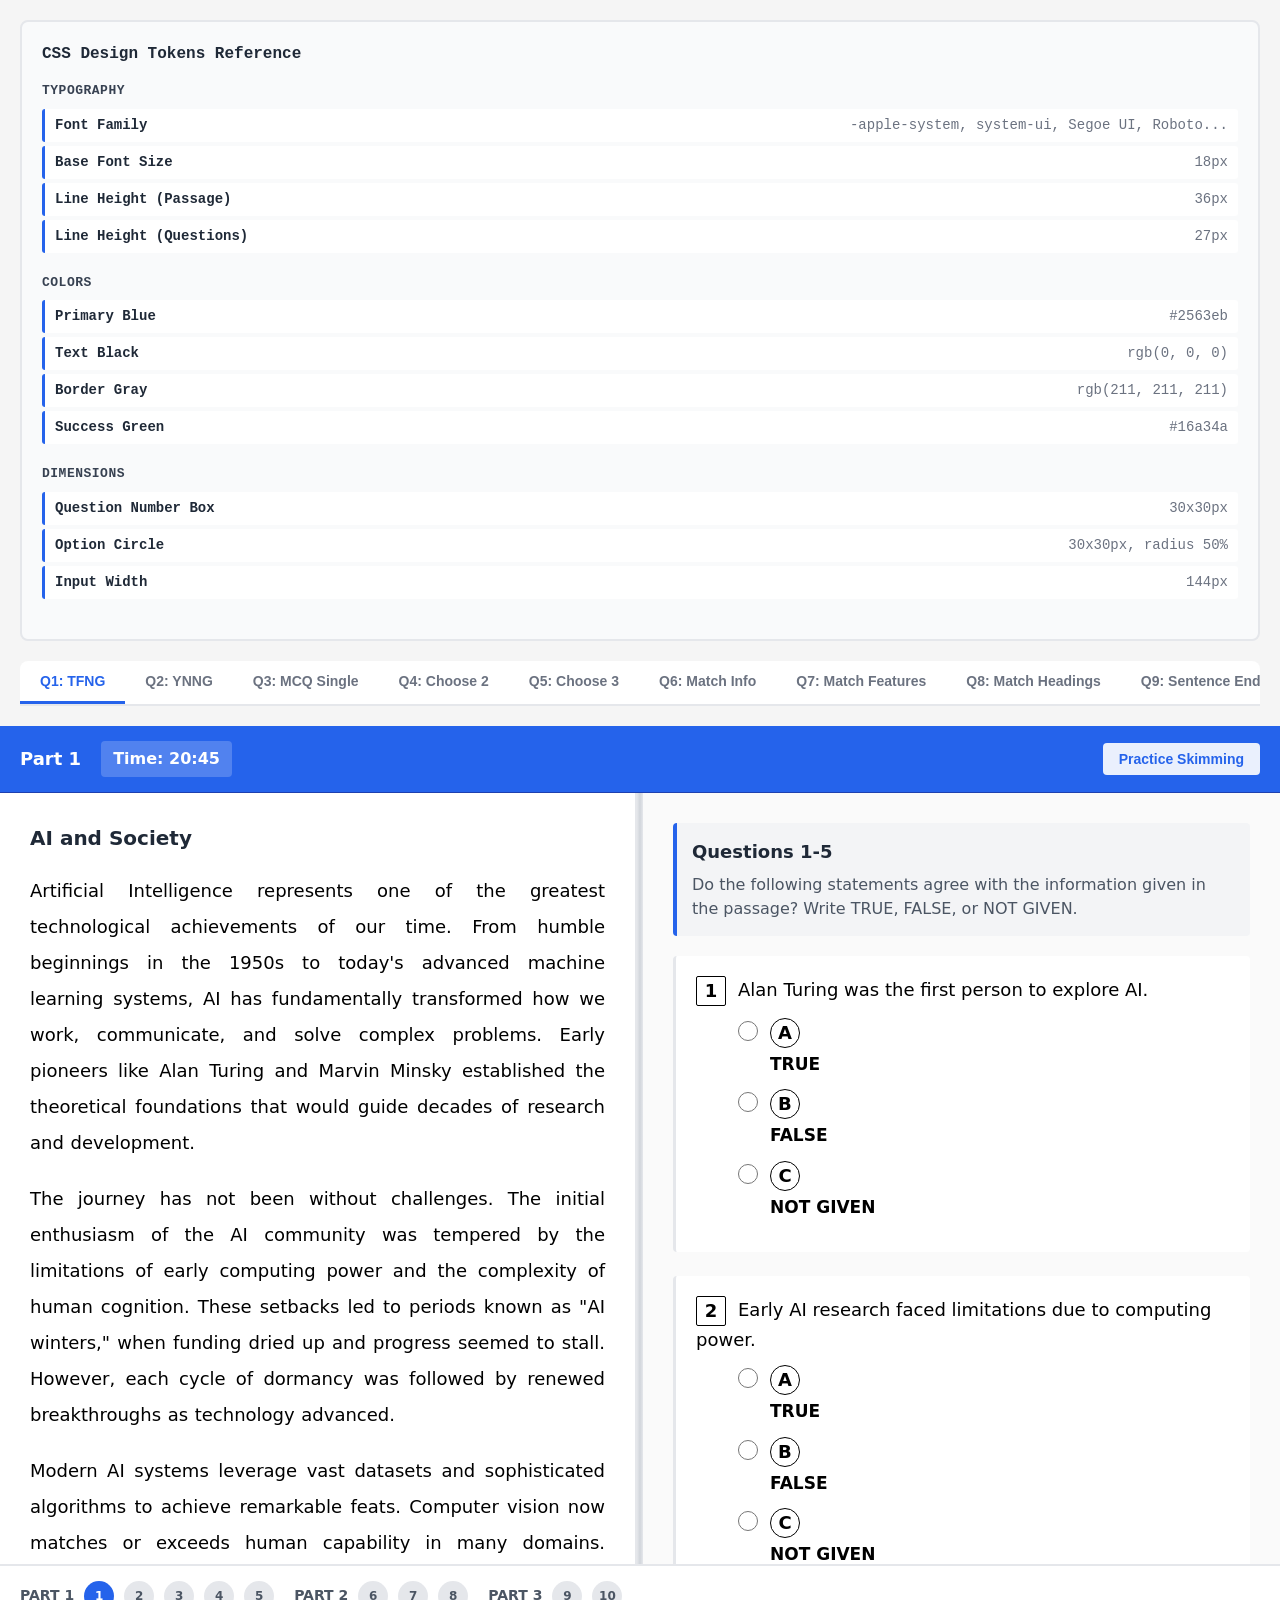
<file: ScoreMate_Question_Types_Visual_Reference.html>
<!DOCTYPE html>
<html lang="en">
<head>
    <meta charset="UTF-8">
    <meta name="viewport" content="width=device-width, initial-scale=1.0">
    <title>ScoreMate IELTS Reading Question Types - Visual Design Reference</title>
    <style>
        /* ============================================
           RESET & BASE STYLES
           ============================================ */
        * {
            margin: 0;
            padding: 0;
            box-sizing: border-box;
        }

        body {
            font-family: -apple-system, "system-ui", "Segoe UI", Roboto, "Oxygen-Sans", Ubuntu, Cantarell, "Helvetica Neue", sans-serif;
            font-size: 18px;
            line-height: 1.5;
            color: rgb(0, 0, 0);
            background-color: #f5f5f5;
        }

        /* ============================================
           DESIGN TOKENS REFERENCE
           ============================================ */
        .design-tokens-panel {
            background: #f9fafb;
            border: 2px solid #e5e7eb;
            border-radius: 8px;
            padding: 20px;
            margin: 20px;
            font-family: "Courier New", monospace;
            font-size: 14px;
        }

        .design-tokens-panel h3 {
            font-size: 16px;
            font-weight: 700;
            margin-bottom: 15px;
            color: #1f2937;
        }

        .token-group {
            margin-bottom: 20px;
        }

        .token-group h4 {
            font-size: 13px;
            font-weight: 600;
            color: #374151;
            margin-bottom: 8px;
            text-transform: uppercase;
            letter-spacing: 0.5px;
        }

        .token-item {
            display: flex;
            justify-content: space-between;
            padding: 6px 10px;
            background: white;
            margin-bottom: 4px;
            border-radius: 3px;
            border-left: 3px solid #2563eb;
        }

        .token-key {
            font-weight: 600;
            color: #1f2937;
        }

        .token-value {
            color: #6b7280;
        }

        /* ============================================
           TAB NAVIGATION
           ============================================ */
        .tabs-container {
            background: white;
            border-bottom: 2px solid #e5e7eb;
            margin: 20px;
            border-radius: 8px 8px 0 0;
            overflow-x: auto;
        }

        .tabs-list {
            display: flex;
            list-style: none;
            padding: 0;
            margin: 0;
            gap: 0;
        }

        .tab-button {
            padding: 12px 20px;
            background: transparent;
            border: none;
            cursor: pointer;
            font-size: 14px;
            font-weight: 600;
            color: #6b7280;
            border-bottom: 3px solid transparent;
            transition: all 0.3s ease;
            white-space: nowrap;
        }

        .tab-button:hover {
            color: #2563eb;
            background: #f9fafb;
        }

        .tab-button.active {
            color: #2563eb;
            border-bottom-color: #2563eb;
        }

        /* ============================================
           SPLIT-PANEL LAYOUT
           ============================================ */
        .container {
            display: flex;
            flex-direction: column;
            height: 100vh;
            background: white;
        }

        .header-bar {
            background: #2563eb;
            color: white;
            padding: 15px 20px;
            display: flex;
            justify-content: space-between;
            align-items: center;
            font-weight: 700;
            font-size: 18px;
            flex-shrink: 0;
            border-bottom: 1px solid #1e40af;
        }

        .header-left {
            display: flex;
            gap: 20px;
            align-items: center;
        }

        .header-timer {
            font-size: 16px;
            background: rgba(255, 255, 255, 0.2);
            padding: 6px 12px;
            border-radius: 4px;
        }

        .header-button {
            background: rgba(255, 255, 255, 0.9);
            color: #2563eb;
            border: none;
            padding: 8px 16px;
            border-radius: 4px;
            font-weight: 600;
            cursor: pointer;
            font-size: 14px;
            transition: background 0.3s ease;
        }

        .header-button:hover {
            background: white;
        }

        .panels-wrapper {
            display: flex;
            flex: 1;
            overflow: hidden;
            gap: 0;
        }

        .panel-left {
            width: 50%;
            overflow-y: auto;
            overflow-x: hidden;
            padding: 30px;
            background: white;
            border-right: 2px solid #e5e7eb;
        }

        .panel-divider {
            width: 6px;
            background: linear-gradient(90deg, #e5e7eb 0%, #d1d5db 50%, #e5e7eb 100%);
            cursor: col-resize;
            transition: background 0.3s ease;
        }

        .panel-divider:hover {
            background: linear-gradient(90deg, #2563eb 0%, #1e40af 50%, #2563eb 100%);
        }

        .panel-right {
            width: 50%;
            overflow-y: auto;
            overflow-x: hidden;
            padding: 30px;
            background: #fafafa;
        }

        /* ============================================
           PASSAGE STYLES
           ============================================ */
        .passage-title {
            font-size: 20px;
            font-weight: 700;
            margin-bottom: 20px;
            color: #1f2937;
        }

        .passage-text {
            font-size: 18px;
            line-height: 36px;
            color: rgb(0, 0, 0);
            text-align: justify;
            word-spacing: 0.05em;
        }

        .passage-text p {
            margin-bottom: 20px;
        }

        /* ============================================
           QUESTION STYLES (BASE)
           ============================================ */
        .question-section {
            margin-bottom: 54px;
        }

        .question-section-header {
            background: #f3f4f6;
            padding: 15px;
            border-radius: 4px;
            margin-bottom: 20px;
            border-left: 4px solid #2563eb;
        }

        .question-section-title {
            font-weight: 700;
            font-size: 18px;
            color: #1f2937;
            margin-bottom: 8px;
        }

        .question-section-instruction {
            font-size: 16px;
            color: #4b5563;
            line-height: 24px;
        }

        .question-container {
            padding: 20px;
            background: white;
            border-left: 3px solid #e5e7eb;
            margin-bottom: 24px;
            border-radius: 4px;
        }

        .question-number {
            display: inline-block;
            width: 30px;
            height: 30px;
            border: 1px solid rgb(0, 0, 0);
            border-radius: 2px;
            text-align: center;
            line-height: 28px;
            font-weight: 700;
            font-size: 18px;
            margin-right: 12px;
            vertical-align: top;
        }

        .question-number.active {
            background: #2563eb;
            color: white;
            border-color: #2563eb;
        }

        .question-text {
            font-size: 18px;
            line-height: 27px;
            color: rgb(0, 0, 0);
            margin-bottom: 16px;
        }

        .question-text-inline {
            display: inline;
        }

        /* ============================================
           FORM ELEMENTS
           ============================================ */
        .radio-group,
        .checkbox-group {
            margin-left: 42px;
            margin-top: 12px;
        }

        .radio-option,
        .checkbox-option {
            display: flex;
            align-items: flex-start;
            margin-bottom: 12px;
            gap: 12px;
        }

        input[type="radio"],
        input[type="checkbox"] {
            width: 20px;
            height: 20px;
            margin-top: 3px;
            cursor: pointer;
            flex-shrink: 0;
        }

        .option-label {
            display: flex;
            flex-direction: column;
            gap: 4px;
            cursor: pointer;
            flex: 1;
        }

        .option-letter {
            display: inline-block;
            width: 30px;
            height: 30px;
            border: 1px solid rgb(0, 0, 0);
            border-radius: 50%;
            text-align: center;
            line-height: 28px;
            font-weight: 700;
            font-size: 18px;
            margin-right: 12px;
        }

        .option-text {
            font-size: 17px;
            font-weight: 700;
            color: rgb(0, 0, 0);
        }

        .option-subtext {
            font-size: 16px;
            font-weight: 400;
            color: #4b5563;
            line-height: 24px;
        }

        /* ============================================
           TEXT INPUTS & DROPDOWNS
           ============================================ */
        input[type="text"],
        select {
            border: 1px solid rgb(211, 211, 211);
            padding: 6px 8px;
            font-size: 18px;
            width: 144px;
            border-radius: 2px;
            font-family: inherit;
            color: rgb(0, 0, 0);
            background: white;
            transition: border-color 0.2s ease;
        }

        input[type="text"]:focus,
        select:focus {
            outline: none;
            border-color: #2563eb;
            box-shadow: 0 0 0 2px rgba(37, 99, 235, 0.1);
        }

        select {
            cursor: pointer;
            padding: 4px 8px;
        }

        /* ============================================
           SPECIAL LAYOUTS
           ============================================ */
        .reference-box {
            background: #f9fafb;
            border: 1px solid #e5e7eb;
            border-radius: 4px;
            padding: 15px;
            margin-bottom: 20px;
            font-size: 16px;
            line-height: 24px;
        }

        .reference-box-title {
            font-weight: 700;
            color: #1f2937;
            margin-bottom: 10px;
        }

        .reference-item {
            margin-bottom: 8px;
            padding-left: 20px;
            position: relative;
        }

        .reference-item:before {
            content: "";
            position: absolute;
            left: 0;
            top: 8px;
            width: 6px;
            height: 6px;
            background: #2563eb;
            border-radius: 50%;
        }

        /* Table Completion */
        table {
            width: 100%;
            border-collapse: collapse;
            margin: 15px 0;
            background: white;
        }

        table th,
        table td {
            border: 1px solid #d1d5db;
            padding: 12px;
            text-align: left;
            font-size: 16px;
        }

        table th {
            background: #f3f4f6;
            font-weight: 700;
            color: #1f2937;
        }

        table td {
            color: rgb(0, 0, 0);
        }

        /* Flow Chart */
        .flowchart-container {
            display: flex;
            flex-direction: column;
            gap: 0;
            margin: 20px 0;
        }

        .flowchart-box {
            background: #f9fafb;
            border: 1px solid #d1d5db;
            padding: 15px;
            border-radius: 4px;
            text-align: center;
            font-size: 16px;
            min-height: 50px;
            display: flex;
            align-items: center;
            justify-content: center;
        }

        .flowchart-arrow {
            text-align: center;
            color: #6b7280;
            font-size: 20px;
            padding: 8px 0;
        }

        /* Diagram */
        .diagram-container {
            background: white;
            border: 1px solid #d1d5db;
            border-radius: 4px;
            padding: 20px;
            margin: 20px 0;
        }

        .diagram-svg {
            width: 100%;
            max-width: 400px;
            margin: 0 auto;
        }

        /* ============================================
           BOTTOM NAVIGATION
           ============================================ */
        .bottom-nav {
            background: white;
            border-top: 2px solid #e5e7eb;
            padding: 15px 20px;
            display: flex;
            gap: 20px;
            align-items: center;
            flex-shrink: 0;
            overflow-x: auto;
        }

        .nav-part {
            display: flex;
            gap: 10px;
            align-items: center;
        }

        .nav-part-label {
            font-weight: 700;
            font-size: 14px;
            color: #4b5563;
        }

        .question-bubble {
            width: 30px;
            height: 30px;
            border-radius: 50%;
            background: #e5e7eb;
            color: #4b5563;
            display: flex;
            align-items: center;
            justify-content: center;
            font-size: 12px;
            font-weight: 600;
            cursor: pointer;
            transition: all 0.2s ease;
        }

        .question-bubble:hover {
            background: #d1d5db;
        }

        .question-bubble.active {
            background: #2563eb;
            color: white;
        }

        .question-bubble.answered {
            background: #10b981;
            color: white;
        }

        /* ============================================
           SUBMIT BUTTON
           ============================================ */
        .submit-button {
            background: #16a34a;
            color: white;
            border: none;
            padding: 8px 16px;
            font-size: 16px;
            font-weight: 600;
            border-radius: 4px;
            cursor: pointer;
            transition: background 0.3s ease;
            margin-top: 20px;
        }

        .submit-button:hover {
            background: #15803d;
        }

        .submit-button:active {
            transform: scale(0.98);
        }

    </style>
</head>
<body>

<!-- DESIGN TOKENS REFERENCE PANEL -->
<div class="design-tokens-panel">
    <h3>CSS Design Tokens Reference</h3>
    <div class="token-group">
        <h4>Typography</h4>
        <div class="token-item"><span class="token-key">Font Family</span><span class="token-value">-apple-system, system-ui, Segoe UI, Roboto...</span></div>
        <div class="token-item"><span class="token-key">Base Font Size</span><span class="token-value">18px</span></div>
        <div class="token-item"><span class="token-key">Line Height (Passage)</span><span class="token-value">36px</span></div>
        <div class="token-item"><span class="token-key">Line Height (Questions)</span><span class="token-value">27px</span></div>
    </div>
    <div class="token-group">
        <h4>Colors</h4>
        <div class="token-item"><span class="token-key">Primary Blue</span><span class="token-value">#2563eb</span></div>
        <div class="token-item"><span class="token-key">Text Black</span><span class="token-value">rgb(0, 0, 0)</span></div>
        <div class="token-item"><span class="token-key">Border Gray</span><span class="token-value">rgb(211, 211, 211)</span></div>
        <div class="token-item"><span class="token-key">Success Green</span><span class="token-value">#16a34a</span></div>
    </div>
    <div class="token-group">
        <h4>Dimensions</h4>
        <div class="token-item"><span class="token-key">Question Number Box</span><span class="token-value">30x30px</span></div>
        <div class="token-item"><span class="token-key">Option Circle</span><span class="token-value">30x30px, radius 50%</span></div>
        <div class="token-item"><span class="token-key">Input Width</span><span class="token-value">144px</span></div>
    </div>
</div>

<!-- TAB NAVIGATION -->
<div class="tabs-container">
    <ul class="tabs-list">
        <li><button class="tab-button active" data-tab="type1">Q1: TFNG</button></li>
        <li><button class="tab-button" data-tab="type2">Q2: YNNG</button></li>
        <li><button class="tab-button" data-tab="type3">Q3: MCQ Single</button></li>
        <li><button class="tab-button" data-tab="type4">Q4: Choose 2</button></li>
        <li><button class="tab-button" data-tab="type5">Q5: Choose 3</button></li>
        <li><button class="tab-button" data-tab="type6">Q6: Match Info</button></li>
        <li><button class="tab-button" data-tab="type7">Q7: Match Features</button></li>
        <li><button class="tab-button" data-tab="type8">Q8: Match Headings</button></li>
        <li><button class="tab-button" data-tab="type9">Q9: Sentence End</button></li>
        <li><button class="tab-button" data-tab="type10">Q10: Summary</button></li>
        <li><button class="tab-button" data-tab="type11">Q11: Notes</button></li>
        <li><button class="tab-button" data-tab="type12">Q12: Sentence</button></li>
        <li><button class="tab-button" data-tab="type13">Q13: Table</button></li>
        <li><button class="tab-button" data-tab="type14">Q14: Flow Chart</button></li>
        <li><button class="tab-button" data-tab="type15">Q15: Short Answer</button></li>
        <li><button class="tab-button" data-tab="type16">Q16: Diagram</button></li>
    </ul>
</div>

<!-- MAIN CONTAINER -->
<div class="container">
    <div class="header-bar">
        <div class="header-left">
            <span>Part 1</span>
            <div class="header-timer">Time: 20:45</div>
        </div>
        <button class="header-button">Practice Skimming</button>
    </div>

    <div class="panels-wrapper">
        <div class="panel-left" id="panel-left"></div>
        <div class="panel-divider"></div>
        <div class="panel-right" id="panel-right"></div>
    </div>

    <div class="bottom-nav">
        <div class="nav-part">
            <span class="nav-part-label">PART 1</span>
            <div class="question-bubble active">1</div>
            <div class="question-bubble">2</div>
            <div class="question-bubble">3</div>
            <div class="question-bubble">4</div>
            <div class="question-bubble">5</div>
        </div>
        <div class="nav-part">
            <span class="nav-part-label">PART 2</span>
            <div class="question-bubble">6</div>
            <div class="question-bubble">7</div>
            <div class="question-bubble">8</div>
        </div>
        <div class="nav-part">
            <span class="nav-part-label">PART 3</span>
            <div class="question-bubble">9</div>
            <div class="question-bubble">10</div>
        </div>
    </div>
</div>

<script>
const questionTypes = {
    type1: {
        passage: `<div class="passage-title">AI and Society</div><div class="passage-text"><p>Artificial Intelligence represents one of the greatest technological achievements of our time. From humble beginnings in the 1950s to today's advanced machine learning systems, AI has fundamentally transformed how we work, communicate, and solve complex problems. Early pioneers like Alan Turing and Marvin Minsky established the theoretical foundations that would guide decades of research and development.</p><p>The journey has not been without challenges. The initial enthusiasm of the AI community was tempered by the limitations of early computing power and the complexity of human cognition. These setbacks led to periods known as "AI winters," when funding dried up and progress seemed to stall. However, each cycle of dormancy was followed by renewed breakthroughs as technology advanced.</p><p>Modern AI systems leverage vast datasets and sophisticated algorithms to achieve remarkable feats. Computer vision now matches or exceeds human capability in many domains. Natural language processing has reached unprecedented levels of sophistication. Yet, as these systems become more powerful, important questions about ethics, privacy, and societal impact have come to the forefront of academic and policy discussions.</p></div>`,
        questions: `<div class="question-section"><div class="question-section-header"><div class="question-section-title">Questions 1-5</div><div class="question-section-instruction">Do the following statements agree with the information given in the passage? Write TRUE, FALSE, or NOT GIVEN.</div></div><div class="question-container"><span class="question-number">1</span><span class="question-text-inline">Alan Turing was the first person to explore AI.</span><div class="radio-group"><div class="radio-option"><input type="radio" id="q1_a" name="q1" value="true"><label for="q1_a" class="option-label"><span class="option-letter">A</span><span class="option-text">TRUE</span></label></div><div class="radio-option"><input type="radio" id="q1_b" name="q1" value="false"><label for="q1_b" class="option-label"><span class="option-letter">B</span><span class="option-text">FALSE</span></label></div><div class="radio-option"><input type="radio" id="q1_c" name="q1" value="notgiven"><label for="q1_c" class="option-label"><span class="option-letter">C</span><span class="option-text">NOT GIVEN</span></label></div></div></div><div class="question-container"><span class="question-number">2</span><span class="question-text-inline">Early AI research faced limitations due to computing power.</span><div class="radio-group"><div class="radio-option"><input type="radio" id="q2_a" name="q2" value="true"><label for="q2_a" class="option-label"><span class="option-letter">A</span><span class="option-text">TRUE</span></label></div><div class="radio-option"><input type="radio" id="q2_b" name="q2" value="false"><label for="q2_b" class="option-label"><span class="option-letter">B</span><span class="option-text">FALSE</span></label></div><div class="radio-option"><input type="radio" id="q2_c" name="q2" value="notgiven"><label for="q2_c" class="option-label"><span class="option-letter">C</span><span class="option-text">NOT GIVEN</span></label></div></div></div><div class="question-container"><span class="question-number">3</span><span class="question-text-inline">AI winters occurred when funding decreased significantly.</span><div class="radio-group"><div class="radio-option"><input type="radio" id="q3_a" name="q3" value="true"><label for="q3_a" class="option-label"><span class="option-letter">A</span><span class="option-text">TRUE</span></label></div><div class="radio-option"><input type="radio" id="q3_b" name="q3" value="false"><label for="q3_b" class="option-label"><span class="option-letter">B</span><span class="option-text">FALSE</span></label></div><div class="radio-option"><input type="radio" id="q3_c" name="q3" value="notgiven"><label for="q3_c" class="option-label"><span class="option-letter">C</span><span class="option-text">NOT GIVEN</span></label></div></div></div><div class="question-container"><span class="question-number">4</span><span class="question-text-inline">Modern AI systems require less data than earlier systems.</span><div class="radio-group"><div class="radio-option"><input type="radio" id="q4_a" name="q4" value="true"><label for="q4_a" class="option-label"><span class="option-letter">A</span><span class="option-text">TRUE</span></label></div><div class="radio-option"><input type="radio" id="q4_b" name="q4" value="false"><label for="q4_b" class="option-label"><span class="option-letter">B</span><span class="option-text">FALSE</span></label></div><div class="radio-option"><input type="radio" id="q4_c" name="q4" value="notgiven"><label for="q4_c" class="option-label"><span class="option-letter">C</span><span class="option-text">NOT GIVEN</span></label></div></div></div><div class="question-container"><span class="question-number">5</span><span class="question-text-inline">Privacy concerns are relevant to current AI development.</span><div class="radio-group"><div class="radio-option"><input type="radio" id="q5_a" name="q5" value="true"><label for="q5_a" class="option-label"><span class="option-letter">A</span><span class="option-text">TRUE</span></label></div><div class="radio-option"><input type="radio" id="q5_b" name="q5" value="false"><label for="q5_b" class="option-label"><span class="option-letter">B</span><span class="option-text">FALSE</span></label></div><div class="radio-option"><input type="radio" id="q5_c" name="q5" value="notgiven"><label for="q5_c" class="option-label"><span class="option-letter">C</span><span class="option-text">NOT GIVEN</span></label></div></div></div></div>`
    },

    type2: {
        passage: `<div class="passage-title">Climate Science Perspectives</div><div class="passage-text"><p>Climate scientists across the globe maintain a compelling consensus on the reality of climate change driven by human activity. This agreement spans diverse scientific traditions and competing research agendas, lending credibility to their conclusions. The evidence encompasses temperature records, ice core data, and contemporary observations of glacial retreat and sea level rise, all pointing toward accelerating climatic disruption.</p><p>Policymakers face difficult choices when implementing climate mitigation strategies. Some emphasize that renewable energy transitions require substantial upfront investments. Others argue that the costs of inaction—through extreme weather, agricultural disruption, and displacement—will far exceed transition expenses. This represents a fundamental disagreement about present sacrifice versus future risk.</p><p>International cooperation remains challenging despite shared environmental concerns. Developed nations historically produced the majority of emissions, while developing countries face the strongest impacts. Solutions must account for this inequity while encouraging participation from all sectors of the global economy.</p></div>`,
        questions: `<div class="question-section"><div class="question-section-header"><div class="question-section-title">Questions 6-10</div><div class="question-section-instruction">Do the following statements agree with the views of the writer? Write YES, NO, or NOT GIVEN.</div></div><div class="question-container"><span class="question-number">6</span><span class="question-text-inline">Scientists from different backgrounds agree on human-caused climate change.</span><div class="radio-group"><div class="radio-option"><input type="radio" id="q6_a" name="q6" value="yes"><label for="q6_a" class="option-label"><span class="option-letter">A</span><span class="option-text">YES</span></label></div><div class="radio-option"><input type="radio" id="q6_b" name="q6" value="no"><label for="q6_b" class="option-label"><span class="option-letter">B</span><span class="option-text">NO</span></label></div><div class="radio-option"><input type="radio" id="q6_c" name="q6" value="notgiven"><label for="q6_c" class="option-label"><span class="option-letter">C</span><span class="option-text">NOT GIVEN</span></label></div></div></div><div class="question-container"><span class="question-number">7</span><span class="question-text-inline">Glacial retreat provides evidence for current climate disruption.</span><div class="radio-group"><div class="radio-option"><input type="radio" id="q7_a" name="q7" value="yes"><label for="q7_a" class="option-label"><span class="option-letter">A</span><span class="option-text">YES</span></label></div><div class="radio-option"><input type="radio" id="q7_b" name="q7" value="no"><label for="q7_b" class="option-label"><span class="option-letter">B</span><span class="option-text">NO</span></label></div><div class="radio-option"><input type="radio" id="q7_c" name="q7" value="notgiven"><label for="q7_c" class="option-label"><span class="option-letter">C</span><span class="option-text">NOT GIVEN</span></label></div></div></div><div class="question-container"><span class="question-number">8</span><span class="question-text-inline">Energy transition costs will exceed the expenses of climate inaction.</span><div class="radio-group"><div class="radio-option"><input type="radio" id="q8_a" name="q8" value="yes"><label for="q8_a" class="option-label"><span class="option-letter">A</span><span class="option-text">YES</span></label></div><div class="radio-option"><input type="radio" id="q8_b" name="q8" value="no"><label for="q8_b" class="option-label"><span class="option-letter">B</span><span class="option-text">NO</span></label></div><div class="radio-option"><input type="radio" id="q8_c" name="q8" value="notgiven"><label for="q8_c" class="option-label"><span class="option-letter">C</span><span class="option-text">NOT GIVEN</span></label></div></div></div><div class="question-container"><span class="question-number">9</span><span class="question-text-inline">Developed nations should bear greater responsibility for climate action.</span><div class="radio-group"><div class="radio-option"><input type="radio" id="q9_a" name="q9" value="yes"><label for="q9_a" class="option-label"><span class="option-letter">A</span><span class="option-text">YES</span></label></div><div class="radio-option"><input type="radio" id="q9_b" name="q9" value="no"><label for="q9_b" class="option-label"><span class="option-letter">B</span><span class="option-text">NO</span></label></div><div class="radio-option"><input type="radio" id="q9_c" name="q9" value="notgiven"><label for="q9_c" class="option-label"><span class="option-letter">C</span><span class="option-text">NOT GIVEN</span></label></div></div></div><div class="question-container"><span class="question-number">10</span><span class="question-text-inline">International climate agreements have been fully successful.</span><div class="radio-group"><div class="radio-option"><input type="radio" id="q10_a" name="q10" value="yes"><label for="q10_a" class="option-label"><span class="option-letter">A</span><span class="option-text">YES</span></label></div><div class="radio-option"><input type="radio" id="q10_b" name="q10" value="no"><label for="q10_b" class="option-label"><span class="option-letter">B</span><span class="option-text">NO</span></label></div><div class="radio-option"><input type="radio" id="q10_c" name="q10" value="notgiven"><label for="q10_c" class="option-label"><span class="option-letter">C</span><span class="option-text">NOT GIVEN</span></label></div></div></div></div>`
    },

    type3: {
        passage: `<div class="passage-title">Urban Transportation Evolution</div><div class="passage-text"><p>Modern cities face unprecedented transportation challenges as urban populations expand and environmental concerns mount. Historically, the automobile dominated city planning throughout the 20th century, reshaping metropolitan areas around car-centric infrastructure. However, this approach has created chronic congestion, air quality deterioration, and sprawling development patterns that isolate communities and consume agricultural land.</p><p>Progressive urban centers are now implementing multi-modal transportation systems that integrate walking, cycling, public transit, and selective vehicle access. Copenhagen and Amsterdam have pioneered comprehensive cycling infrastructure, while cities like Zurich and Tokyo maintain efficient public transit networks. These approaches reduce congestion, lower emissions, and create more livable urban environments.</p><p>Emerging micro-mobility technologies including e-scooters and bike-sharing services offer last-mile connection options. These systems show promise but require careful regulation to prevent sidewalk clutter and ensure equitable access for all income levels. Integration with conventional transit and thoughtful urban design remains essential for sustainable cities.</p></div>`,
        questions: `<div class="question-section"><div class="question-section-header"><div class="question-section-title">Questions 11-15</div><div class="question-section-instruction">Choose the correct letter, A, B, C or D.</div></div><div class="question-container"><span class="question-number">11</span><span class="question-text">What was the primary focus of city planning in the 20th century?</span><div class="radio-group"><div class="radio-option"><input type="radio" id="q11_a" name="q11"><label for="q11_a" class="option-label"><span class="option-letter">A</span><span class="option-text">Environmental Protection</span><span class="option-subtext">Cities prioritized natural habitat preservation.</span></label></div><div class="radio-option"><input type="radio" id="q11_b" name="q11"><label for="q11_b" class="option-label"><span class="option-letter">B</span><span class="option-text">Automobile-Centered Development</span><span class="option-subtext">Infrastructure was designed primarily for cars.</span></label></div><div class="radio-option"><input type="radio" id="q11_c" name="q11"><label for="q11_c" class="option-label"><span class="option-letter">C</span><span class="option-text">Public Transit Expansion</span><span class="option-subtext">Cities invested heavily in railway systems.</span></label></div><div class="radio-option"><input type="radio" id="q11_d" name="q11"><label for="q11_d" class="option-label"><span class="option-letter">D</span><span class="option-text">Pedestrian Infrastructure</span><span class="option-subtext">Walking paths received significant funding.</span></label></div></div></div><div class="question-container"><span class="question-number">12</span><span class="question-text">According to the passage, what has resulted from car-centric city planning?</span><div class="radio-group"><div class="radio-option"><input type="radio" id="q12_a" name="q12"><label for="q12_a" class="option-label"><span class="option-letter">A</span><span class="option-text">Improved air quality</span></label></div><div class="radio-option"><input type="radio" id="q12_b" name="q12"><label for="q12_b" class="option-label"><span class="option-letter">B</span><span class="option-text">Urban sprawl and congestion</span></label></div><div class="radio-option"><input type="radio" id="q12_c" name="q12"><label for="q12_c" class="option-label"><span class="option-letter">C</span><span class="option-text">Stronger community connections</span></label></div><div class="radio-option"><input type="radio" id="q12_d" name="q12"><label for="q12_d" class="option-label"><span class="option-letter">D</span><span class="option-text">Lower transportation costs</span></label></div></div></div><div class="question-container"><span class="question-number">13</span><span class="question-text">Which cities are mentioned as successful models for cycling infrastructure?</span><div class="radio-group"><div class="radio-option"><input type="radio" id="q13_a" name="q13"><label for="q13_a" class="option-label"><span class="option-letter">A</span><span class="option-text">Berlin and Vienna</span></label></div><div class="radio-option"><input type="radio" id="q13_b" name="q13"><label for="q13_b" class="option-label"><span class="option-letter">B</span><span class="option-text">Copenhagen and Amsterdam</span></label></div><div class="radio-option"><input type="radio" id="q13_c" name="q13"><label for="q13_c" class="option-label"><span class="option-letter">C</span><span class="option-text">London and Paris</span></label></div><div class="radio-option"><input type="radio" id="q13_d" name="q13"><label for="q13_d" class="option-label"><span class="option-letter">D</span><span class="option-text">Sydney and Melbourne</span></label></div></div></div><div class="question-container"><span class="question-number">14</span><span class="question-text">What concern is raised about micro-mobility technologies?</span><div class="radio-group"><div class="radio-option"><input type="radio" id="q14_a" name="q14"><label for="q14_a" class="option-label"><span class="option-letter">A</span><span class="option-text">They are too expensive.</span></label></div><div class="radio-option"><input type="radio" id="q14_b" name="q14"><label for="q14_b" class="option-label"><span class="option-letter">B</span><span class="option-text">They require careful regulation and equity consideration.</span></label></div><div class="radio-option"><input type="radio" id="q14_c" name="q14"><label for="q14_c" class="option-label"><span class="option-letter">C</span><span class="option-text">They cannot integrate with transit.</span></label></div><div class="radio-option"><input type="radio" id="q14_d" name="q14"><label for="q14_d" class="option-label"><span class="option-letter">D</span><span class="option-text">They are only suitable for wealthy areas.</span></label></div></div></div><div class="question-container"><span class="question-number">15</span><span class="question-text">What is essential for sustainable cities according to the passage?</span><div class="radio-group"><div class="radio-option"><input type="radio" id="q15_a" name="q15"><label for="q15_a" class="option-label"><span class="option-letter">A</span><span class="option-text">Complete elimination of automobiles</span></label></div><div class="radio-option"><input type="radio" id="q15_b" name="q15"><label for="q15_b" class="option-label"><span class="option-letter">B</span><span class="option-text">Integration with conventional transit and thoughtful design</span></label></div><div class="radio-option"><input type="radio" id="q15_c" name="q15"><label for="q15_c" class="option-label"><span class="option-letter">C</span><span class="option-text">Government subsidies for private cars</span></label></div><div class="radio-option"><input type="radio" id="q15_d" name="q15"><label for="q15_d" class="option-label"><span class="option-letter">D</span><span class="option-text">Unrestricted urban expansion</span></label></div></div></div></div>`
    },

    type4: {
        passage: `<div class="passage-title">Biodiversity Conservation</div><div class="passage-text"><p>The loss of biodiversity represents one of the most pressing environmental crises facing humanity. Habitat destruction, climate change, pollution, and overexploitation of resources have driven species extinction rates to levels not seen since the dinosaurs disappeared 66 million years ago. Tropical rainforests, which contain roughly half of Earth's species despite occupying only 6% of land area, face accelerating deforestation pressures.</p><p>Conservation strategies must balance human needs with species protection. Protected area networks, habitat restoration, and sustainable resource management offer promising approaches. However, success requires engagement with local communities, particularly indigenous peoples who have stewarded landscapes for millennia. Their traditional ecological knowledge offers invaluable insights for effective conservation.</p><p>Technological innovations from genetic rescue to wildlife tracking provide new tools for species preservation. Yet technology alone cannot solve biodiversity loss without addressing underlying drivers of destruction and establishing sustainable economic models that value ecosystem services.</p></div>`,
        questions: `<div class="question-section"><div class="question-section-header"><div class="question-section-title">Questions 16-20</div><div class="question-section-instruction">Choose TWO letters, A-E. Write the correct letters.</div></div><div class="question-container"><span class="question-number">16</span><span class="question-text">Which TWO of the following are mentioned as causes of biodiversity loss?</span><div class="checkbox-group"><div class="checkbox-option"><input type="checkbox" id="q16_a" name="q16"><label for="q16_a" class="option-label"><span class="option-letter">A</span><span class="option-text">Decreased human population</span></label></div><div class="checkbox-option"><input type="checkbox" id="q16_b" name="q16"><label for="q16_b" class="option-label"><span class="option-letter">B</span><span class="option-text">Habitat destruction</span></label></div><div class="checkbox-option"><input type="checkbox" id="q16_c" name="q16"><label for="q16_c" class="option-label"><span class="option-letter">C</span><span class="option-text">Climate change</span></label></div><div class="checkbox-option"><input type="checkbox" id="q16_d" name="q16"><label for="q16_d" class="option-label"><span class="option-letter">D</span><span class="option-text">Improved technology</span></label></div><div class="checkbox-option"><input type="checkbox" id="q16_e" name="q16"><label for="q16_e" class="option-label"><span class="option-letter">E</span><span class="option-text">Overexploitation of resources</span></label></div></div></div><div class="question-container"><span class="question-number">17</span><span class="question-text">Which TWO aspects are mentioned as important for conservation success?</span><div class="checkbox-group"><div class="checkbox-option"><input type="checkbox" id="q17_a" name="q17"><label for="q17_a" class="option-label"><span class="option-letter">A</span><span class="option-text">Complete habitat isolation</span></label></div><div class="checkbox-option"><input type="checkbox" id="q17_b" name="q17"><label for="q17_b" class="option-label"><span class="option-letter">B</span><span class="option-text">Community engagement</span></label></div><div class="checkbox-option"><input type="checkbox" id="q17_c" name="q17"><label for="q17_c" class="option-label"><span class="option-letter">C</span><span class="option-text">Indigenous ecological knowledge</span></label></div><div class="checkbox-option"><input type="checkbox" id="q17_d" name="q17"><label for="q17_d" class="option-label"><span class="option-letter">D</span><span class="option-text">Elimination of traditional practices</span></label></div><div class="checkbox-option"><input type="checkbox" id="q17_e" name="q17"><label for="q17_e" class="option-label"><span class="option-letter">E</span><span class="option-text">Rapid industrialization</span></label></div></div></div></div>`
    },

    type5: {
        passage: `<div class="passage-title">Ancient Trade Routes</div><div class="passage-text"><p>The Silk Road represented far more than a simple trade network; it was a complex system of cultural, technological, and economic exchange spanning continents and centuries. Originating in China during the Han Dynasty, these routes connected the Mediterranean world with East Asia, facilitating the movement of goods, ideas, religions, and innovations that would reshape civilizations.</p><p>Merchant communities developed sophisticated organizational structures to manage long-distance trade despite geographical barriers and political instabilities. Caravanserais provided shelter and security, while intermediary cities became cosmopolitan hubs where merchants, scholars, and pilgrims exchanged information. These networks transcended individual merchants, becoming institutionalized systems that persisted across dynasties and empires.</p><p>The Silk Road transmitted not only material goods but also religions—Buddhism, Islam, and Christianity expanded along these routes. Technological innovations including papermaking, printing, and ceramics traveled westward, while artistic styles and mathematical knowledge moved eastward. The network declined with oceanic trade routes but its legacy profoundly shaped global civilization.</p></div>`,
        questions: `<div class="question-section"><div class="question-section-header"><div class="question-section-title">Questions 21-25</div><div class="question-section-instruction">Choose THREE letters, A-G. Write the correct letters.</div></div><div class="question-container"><span class="question-number">21</span><span class="question-text">Which THREE of the following were exchanged along the Silk Road?</span><div class="checkbox-group"><div class="checkbox-option"><input type="checkbox" id="q21_a" name="q21"><label for="q21_a" class="option-label"><span class="option-letter">A</span><span class="option-text">Military weapons</span></label></div><div class="checkbox-option"><input type="checkbox" id="q21_b" name="q21"><label for="q21_b" class="option-label"><span class="option-letter">B</span><span class="option-text">Religious teachings</span></label></div><div class="checkbox-option"><input type="checkbox" id="q21_c" name="q21"><label for="q21_c" class="option-label"><span class="option-letter">C</span><span class="option-text">Technological innovations</span></label></div><div class="checkbox-option"><input type="checkbox" id="q21_d" name="q21"><label for="q21_d" class="option-label"><span class="option-letter">D</span><span class="option-text">Colonial administration methods</span></label></div><div class="checkbox-option"><input type="checkbox" id="q21_e" name="q21"><label for="q21_e" class="option-label"><span class="option-letter">E</span><span class="option-text">Economic goods</span></label></div><div class="checkbox-option"><input type="checkbox" id="q21_f" name="q21"><label for="q21_f" class="option-label"><span class="option-letter">F</span><span class="option-text">Artistic styles</span></label></div><div class="checkbox-option"><input type="checkbox" id="q21_g" name="q21"><label for="q21_g" class="option-label"><span class="option-letter">G</span><span class="option-text">Political constitutions</span></label></div></div></div><div class="question-container"><span class="question-number">22</span><span class="question-text">Which THREE of the following supported the functioning of the Silk Road system?</span><div class="checkbox-group"><div class="checkbox-option"><input type="checkbox" id="q22_a" name="q22"><label for="q22_a" class="option-label"><span class="option-letter">A</span><span class="option-text">Caravanserais</span></label></div><div class="checkbox-option"><input type="checkbox" id="q22_b" name="q22"><label for="q22_b" class="option-label"><span class="option-letter">B</span><span class="option-text">Naval fleets</span></label></div><div class="checkbox-option"><input type="checkbox" id="q22_c" name="q22"><label for="q22_c" class="option-label"><span class="option-letter">C</span><span class="option-text">Intermediary cities</span></label></div><div class="checkbox-option"><input type="checkbox" id="q22_d" name="q22"><label for="q22_d" class="option-label"><span class="option-letter">D</span><span class="option-text">Merchant organizations</span></label></div><div class="checkbox-option"><input type="checkbox" id="q22_e" name="q22"><label for="q22_e" class="option-label"><span class="option-letter">E</span><span class="option-text">Modern transportation</span></label></div><div class="checkbox-option"><input type="checkbox" id="q22_f" name="q22"><label for="q22_f" class="option-label"><span class="option-letter">F</span><span class="option-text">Government monopolies</span></label></div><div class="checkbox-option"><input type="checkbox" id="q22_g" name="q22"><label for="q22_g" class="option-label"><span class="option-letter">G</span><span class="option-text">Banking institutions</span></label></div></div></div></div>`
    },

    type6: {
        passage: `<div class="passage-title">Renewable Energy Sources</div><div class="passage-text"><p>Paragraph A: Solar energy represents one of the most abundant and clean energy sources available. Photovoltaic technology directly converts sunlight into electricity, while thermal systems capture heat for water and space heating. Installation costs have declined dramatically, making solar increasingly competitive with fossil fuels.</p><p>Paragraph B: Wind power offers significant advantages in regions with consistent wind patterns. Modern turbines achieve remarkable efficiency, with horizontal-axis designs becoming standard for utility-scale generation. Offshore wind farms present particular promise, accessing stronger and more reliable wind resources.</p><p>Paragraph C: Hydroelectric power dominates renewable generation globally, providing reliable baseload power. However, large dams create environmental and social impacts through ecosystem disruption and population displacement. Run-of-river systems offer alternatives with reduced environmental footprints.</p><p>Paragraph D: Geothermal energy taps into Earth's internal heat, providing stable, consistent power generation. Unlike solar and wind, geothermal availability depends on geographical location, limiting deployment to suitable regions. Iceland demonstrates the potential, generating over 30% of electricity from geothermal sources.</p><p>Paragraph E: Tidal and wave energy represent emerging technologies with tremendous potential. Oceanic energy density is far greater than wind, and predictability exceeds solar resources. Development remains early-stage, with prototypes demonstrating technical feasibility but requiring cost reduction.</p></div>`,
        questions: `<div class="question-section"><div class="question-section-header"><div class="question-section-title">Questions 26-30</div><div class="question-section-instruction">Which paragraph contains the following information? Write the correct letter, A-E. You may use any letter more than once.</div></div><div class="question-container"><span class="question-number">26</span><span class="question-text">Energy source with falling installation costs</span><div style="margin-left: 42px; margin-top: 12px;"><select><option value="">Select paragraph...</option><option value="a">A</option><option value="b">B</option><option value="c">C</option><option value="d">D</option><option value="e">E</option></select></div></div><div class="question-container"><span class="question-number">27</span><span class="question-text">Energy source that causes population displacement</span><div style="margin-left: 42px; margin-top: 12px;"><select><option value="">Select paragraph...</option><option value="a">A</option><option value="b">B</option><option value="c">C</option><option value="d">D</option><option value="e">E</option></select></div></div><div class="question-container"><span class="question-number">28</span><span class="question-text">Energy source with location-dependent availability</span><div style="margin-left: 42px; margin-top: 12px;"><select><option value="">Select paragraph...</option><option value="a">A</option><option value="b">B</option><option value="c">C</option><option value="d">D</option><option value="e">E</option></select></div></div><div class="question-container"><span class="question-number">29</span><span class="question-text">Energy source that works well in windy regions</span><div style="margin-left: 42px; margin-top: 12px;"><select><option value="">Select paragraph...</option><option value="a">A</option><option value="b">B</option><option value="c">C</option><option value="d">D</option><option value="e">E</option></select></div></div><div class="question-container"><span class="question-number">30</span><span class="question-text">Energy source still in early development stages</span><div style="margin-left: 42px; margin-top: 12px;"><select><option value="">Select paragraph...</option><option value="a">A</option><option value="b">B</option><option value="c">C</option><option value="d">D</option><option value="e">E</option></select></div></div></div>`
    },

    type7: {
        passage: `<div class="passage-title">Famous Scientists and Discoveries</div><div class="passage-text"><p>Throughout history, brilliant minds have transformed our understanding of the natural world. Marie Curie revolutionized physics by discovering polonium and radium, establishing the concept of radioactivity. Albert Einstein fundamentally altered physics through his theories of relativity, reshaping how we comprehend space, time, and gravity. Charles Darwin's evolutionary theory, supported by extensive observations, became the foundation of modern biology.</p><p>Nikola Tesla pioneered electrical transmission technology, enabling modern power distribution systems. Rosalind Franklin's crystallography work proved essential to understanding DNA structure. Stephen Hawking made profound contributions to cosmology, particularly regarding black holes and the universe's origin. These scientists shared curiosity about fundamental principles governing nature.</p></div>`,
        questions: `<div class="question-section"><div class="question-section-header"><div class="question-section-title">Questions 31-35</div><div class="question-section-instruction">Which scientist below matches the following descriptions? Write the correct letter, A-G.</div></div><div class="reference-box"><div class="reference-box-title">List of Scientists</div><div class="reference-item">A. Marie Curie</div><div class="reference-item">B. Albert Einstein</div><div class="reference-item">C. Charles Darwin</div><div class="reference-item">D. Nikola Tesla</div><div class="reference-item">E. Rosalind Franklin</div><div class="reference-item">F. Stephen Hawking</div><div class="reference-item">G. Isaac Newton</div></div><div class="question-container"><span class="question-number">31</span><span class="question-text">Discovered radioactivity and new elements</span><div style="margin-left: 42px; margin-top: 12px;"><select><option value="">Select scientist...</option><option value="a">A. Marie Curie</option><option value="b">B. Albert Einstein</option><option value="c">C. Charles Darwin</option><option value="d">D. Nikola Tesla</option><option value="e">E. Rosalind Franklin</option><option value="f">F. Stephen Hawking</option><option value="g">G. Isaac Newton</option></select></div></div><div class="question-container"><span class="question-number">32</span><span class="question-text">Developed the theory of relativity</span><div style="margin-left: 42px; margin-top: 12px;"><select><option value="">Select scientist...</option><option value="a">A. Marie Curie</option><option value="b">B. Albert Einstein</option><option value="c">C. Charles Darwin</option><option value="d">D. Nikola Tesla</option><option value="e">E. Rosalind Franklin</option><option value="f">F. Stephen Hawking</option><option value="g">G. Isaac Newton</option></select></div></div><div class="question-container"><span class="question-number">33</span><span class="question-text">Made crystallography contributions to molecular biology</span><div style="margin-left: 42px; margin-top: 12px;"><select><option value="">Select scientist...</option><option value="a">A. Marie Curie</option><option value="b">B. Albert Einstein</option><option value="c">C. Charles Darwin</option><option value="d">D. Nikola Tesla</option><option value="e">E. Rosalind Franklin</option><option value="f">F. Stephen Hawking</option><option value="g">G. Isaac Newton</option></select></div></div><div class="question-container"><span class="question-number">34</span><span class="question-text">Advanced electrical transmission technology</span><div style="margin-left: 42px; margin-top: 12px;"><select><option value="">Select scientist...</option><option value="a">A. Marie Curie</option><option value="b">B. Albert Einstein</option><option value="c">C. Charles Darwin</option><option value="d">D. Nikola Tesla</option><option value="e">E. Rosalind Franklin</option><option value="f">F. Stephen Hawking</option><option value="g">G. Isaac Newton</option></select></div></div><div class="question-container"><span class="question-number">35</span><span class="question-text">Studied black holes and universe origin</span><div style="margin-left: 42px; margin-top: 12px;"><select><option value="">Select scientist...</option><option value="a">A. Marie Curie</option><option value="b">B. Albert Einstein</option><option value="c">C. Charles Darwin</option><option value="d">D. Nikola Tesla</option><option value="e">E. Rosalind Franklin</option><option value="f">F. Stephen Hawking</option><option value="g">G. Isaac Newton</option></select></div></div></div>`
    },

    type8: {
        passage: `<div class="passage-title">Sections on Art Movements</div><div class="passage-text"><p>Section A: The Renaissance marked a deliberate revival of classical learning and artistic techniques. Artists studied anatomy and perspective, creating realistic human figures and landscapes. This movement originated in Italy and gradually spread throughout Europe, fundamentally transforming artistic practice and intellectual thought.</p><p>Section B: Impressionism revolutionized painting by emphasizing light, color, and momentary perception rather than detail and historical narrative. Painters like Monet and Renoir worked outdoors, capturing changing light conditions. This approach shocked traditionalists but ultimately liberated artistic expression from academic constraints.</p><p>Section C: Cubism deconstructed visual reality into geometric forms, presenting multiple perspectives simultaneously. Picasso and Braque developed this radical approach, fragmenting recognizable objects into abstract components. The movement challenged fundamental assumptions about representation and perception.</p><p>Section D: Surrealism embraced the subconscious, dream imagery, and psychological exploration. Artists like Dalí created disturbing, fantastical works that defied logical interpretation. This movement drew from psychoanalytic theory and sought to liberate artistic creation from rational constraints.</p></div>`,
        questions: `<div class="question-section"><div class="question-section-header"><div class="question-section-title">Questions 36-40</div><div class="question-section-instruction">Match the following headings to the correct section, A-D. You may use any letter more than once.</div></div><div class="reference-box"><div class="reference-box-title">List of Headings</div><div class="reference-item">i. Breaking from Academic Tradition</div><div class="reference-item">ii. Simultaneous Multiple Perspectives</div><div class="reference-item">iii. Subconscious and Dream Imagery</div><div class="reference-item">iv. Classical Learning Revival</div><div class="reference-item">v. Psychological Exploration</div><div class="reference-item">vi. Light and Color Emphasis</div></div><div class="question-container"><span class="question-number">36</span><span class="question-text">Section A: The Renaissance</span><div style="margin-left: 42px; margin-top: 12px;"><select><option value="">Select heading...</option><option value="i">i. Breaking from Academic Tradition</option><option value="ii">ii. Simultaneous Multiple Perspectives</option><option value="iii">iii. Subconscious and Dream Imagery</option><option value="iv">iv. Classical Learning Revival</option><option value="v">v. Psychological Exploration</option><option value="vi">vi. Light and Color Emphasis</option></select></div></div><div class="question-container"><span class="question-number">37</span><span class="question-text">Section B: Impressionism</span><div style="margin-left: 42px; margin-top: 12px;"><select><option value="">Select heading...</option><option value="i">i. Breaking from Academic Tradition</option><option value="ii">ii. Simultaneous Multiple Perspectives</option><option value="iii">iii. Subconscious and Dream Imagery</option><option value="iv">iv. Classical Learning Revival</option><option value="v">v. Psychological Exploration</option><option value="vi">vi. Light and Color Emphasis</option></select></div></div><div class="question-container"><span class="question-number">38</span><span class="question-text">Section C: Cubism</span><div style="margin-left: 42px; margin-top: 12px;"><select><option value="">Select heading...</option><option value="i">i. Breaking from Academic Tradition</option><option value="ii">ii. Simultaneous Multiple Perspectives</option><option value="iii">iii. Subconscious and Dream Imagery</option><option value="iv">iv. Classical Learning Revival</option><option value="v">v. Psychological Exploration</option><option value="vi">vi. Light and Color Emphasis</option></select></div></div><div class="question-container"><span class="question-number">39</span><span class="question-text">Section D: Surrealism</span><div style="margin-left: 42px; margin-top: 12px;"><select><option value="">Select heading...</option><option value="i">i. Breaking from Academic Tradition</option><option value="ii">ii. Simultaneous Multiple Perspectives</option><option value="iii">iii. Subconscious and Dream Imagery</option><option value="iv">iv. Classical Learning Revival</option><option value="v">v. Psychological Exploration</option><option value="vi">vi. Light and Color Emphasis</option></select></div></div></div>`
    },

    type9: {
        passage: `<div class="passage-title">Plant Adaptation Mechanisms</div><div class="passage-text"><p>Plants have developed remarkable adaptations to survive in diverse environments. Desert plants reduce water loss through various mechanisms including reduced leaf surface area, waxy coatings, and underground root systems extending deep into soil. These modifications allow survival in arid regions where water scarcity would eliminate non-adapted species.</p><p>Aquatic plants exhibit different challenges and solutions. Some develop specialized air-filled chambers for buoyancy, while others possess thin, flexible leaves that reduce drag in water currents. Floating leaves orient horizontally to maximize light capture on water surfaces.</p><p>Alpine plants face extreme cold, intense ultraviolet radiation, and strong winds. Adaptations include low-growing forms providing wind protection, hairy leaves reflecting excess radiation, and concentrated pigments developing in response to UV exposure. These modifications enable survival at elevations where other plants cannot grow.</p></div>`,
        questions: `<div class="question-section"><div class="question-section-header"><div class="question-section-title">Questions 41-45</div><div class="question-section-instruction">Complete each sentence with one option from the box. You may use any option more than once.</div></div><div class="reference-box"><div class="reference-box-title">Possible Endings</div><div class="reference-item">A. thick coatings and horizontal leaves</div><div class="reference-item">B. deep roots and waxy surface coatings</div><div class="reference-item">C. hair-like structures and pigmentation</div><div class="reference-item">D. buoyancy chambers and flexible leaves</div><div class="reference-item">E. underground stems and reduced foliage</div><div class="reference-item">F. modified blooms and nitrogen fixation</div></div><div class="question-container"><span class="question-number">41</span><span class="question-text">Desert plants survive through mechanisms like</span><div style="margin-left: 42px; margin-top: 12px;"><select><option value="">Select ending...</option><option value="a">A. thick coatings and horizontal leaves</option><option value="b">B. deep roots and waxy surface coatings</option><option value="c">C. hair-like structures and pigmentation</option><option value="d">D. buoyancy chambers and flexible leaves</option><option value="e">E. underground stems and reduced foliage</option><option value="f">F. modified blooms and nitrogen fixation</option></select></div></div><div class="question-container"><span class="question-number">42</span><span class="question-text">Aquatic plants manage water movement using</span><div style="margin-left: 42px; margin-top: 12px;"><select><option value="">Select ending...</option><option value="a">A. thick coatings and horizontal leaves</option><option value="b">B. deep roots and waxy surface coatings</option><option value="c">C. hair-like structures and pigmentation</option><option value="d">D. buoyancy chambers and flexible leaves</option><option value="e">E. underground stems and reduced foliage</option><option value="f">F. modified blooms and nitrogen fixation</option></select></div></div><div class="question-container"><span class="question-number">43</span><span class="question-text">Alpine plants protect themselves from extreme conditions including</span><div style="margin-left: 42px; margin-top: 12px;"><select><option value="">Select ending...</option><option value="a">A. thick coatings and horizontal leaves</option><option value="b">B. deep roots and waxy surface coatings</option><option value="c">C. hair-like structures and pigmentation</option><option value="d">D. buoyancy chambers and flexible leaves</option><option value="e">E. underground stems and reduced foliage</option><option value="f">F. modified blooms and nitrogen fixation</option></select></div></div><div class="question-container"><span class="question-number">44</span><span class="question-text">Floating leaves are typically oriented to allow for</span><div style="margin-left: 42px; margin-top: 12px;"><select><option value="">Select ending...</option><option value="a">A. thick coatings and horizontal leaves</option><option value="b">B. deep roots and waxy surface coatings</option><option value="c">C. hair-like structures and pigmentation</option><option value="d">D. buoyancy chambers and flexible leaves</option><option value="e">E. underground stems and reduced foliage</option><option value="f">F. modified blooms and nitrogen fixation</option></select></div></div><div class="question-container"><span class="question-number">45</span><span class="question-text">Low-growing plant forms provide protection against</span><div style="margin-left: 42px; margin-top: 12px;"><select><option value="">Select ending...</option><option value="a">A. thick coatings and horizontal leaves</option><option value="b">B. deep roots and waxy surface coatings</option><option value="c">C. hair-like structures and pigmentation</option><option value="d">D. buoyancy chambers and flexible leaves</option><option value="e">E. underground stems and reduced foliage</option><option value="f">F. modified blooms and nitrogen fixation</option></select></div></div></div>`
    },

    type10: {
        passage: `<div class="passage-title">Archaeological Dating Methods</div><div class="passage-text"><p>Modern archaeology employs sophisticated techniques to determine artifact age. Radiocarbon dating measures carbon-14 decay in organic materials, providing chronological frameworks for specimens up to 50,000 years old. Calibration against known specimens ensures accuracy, though contamination can compromise results. Stratigraphic analysis examines layering sequences, establishing relative chronologies based on deposit positioning.</p><p>Dendrochronology employs tree-ring analysis to establish precise dates. Tree rings vary in thickness annually based on growing conditions, creating unique patterns that can be matched across centuries. This method provides exceptional accuracy and reveals past climate patterns alongside archaeological dating.</p></div>`,
        questions: `<div class="question-section"><div class="question-section-header"><div class="question-section-title">Questions 46-50</div><div class="question-section-instruction">Complete the summary below. Choose NO MORE THAN TWO WORDS from the passage for each answer.</div></div><div class="instruction-box"><strong>Choose NO MORE THAN TWO WORDS</strong> for each blank.</div><div class="reference-box"><div class="reference-box-title">Dating Methods Summary</div><p>Radiocarbon dating measures <input type="text" style="width: 160px;"> decay to determine specimen age, functioning for materials up to 50,000 years old. <input type="text" style="width: 160px;"> examines layering sequences to establish relative chronologies. <input type="text" style="width: 160px;"> employs tree-ring analysis for precise dating, also revealing climate history through ring patterns.</p></div></div>`
    },

    type11: {
        passage: `<div class="passage-title">Economic Development Stages</div><div class="passage-text"><p>Economists identify distinct development stages characterized by changing economic structures. The pre-industrial stage emphasizes agricultural production with most populations engaged in farming. Industrialization introduces factory systems, mechanized production, and urbanization, fundamentally transforming economic organization. Post-industrial economies shift emphasis toward services, information technology, and knowledge-based sectors, creating fundamentally different employment patterns.</p><p>Transition between stages typically involves institutional reforms, technological adoption, and gradual workforce repositioning. Countries following different development trajectories experience varying social impacts including migration patterns, wage changes, and educational requirement shifts. Understanding these transitions helps policymakers navigate structural economic changes while managing social disruption.</p></div>`,
        questions: `<div class="question-section"><div class="question-section-header"><div class="question-section-title">Questions 51-55</div><div class="question-section-instruction">Complete the notes below. Choose NO MORE THAN TWO WORDS from the passage for each answer.</div></div><div class="instruction-box"><strong>Choose NO MORE THAN TWO WORDS</strong></div><p style="margin: 20px;"><strong>Economic Development Stages:</strong></p><ul style="margin-left: 40px; margin-bottom: 20px;"><li style="margin-bottom: 15px;">Pre-industrial: emphasis on <input type="text" style="width: 160px;"></li><li style="margin-bottom: 15px;">Industrialization: introduces <input type="text" style="width: 160px;"> and mechanized production</li><li style="margin-bottom: 15px;">Post-industrial: shift to <input type="text" style="width: 160px;"></li><li style="margin-bottom: 15px;">Transition impacts: <input type="text" style="width: 160px;"> and wage changes</li><li style="margin-bottom: 15px;">Key process: workforce <input type="text" style="width: 160px;"></li></ul>`
    },

    type12: {
        passage: `<div class="passage-title">Marine Ecosystem Dynamics</div><div class="passage-text"><p>Ocean ecosystems demonstrate remarkable complexity with organisms interacting across multiple trophic levels. Phytoplankton form the foundation, converting sunlight through photosynthesis into usable energy. Zooplankton consume these microscopic plants, providing food for fish populations. Apex predators including sharks and whales maintain population balance through selective predation. When any component experiences disruption, cascading effects ripple throughout the entire ecosystem structure.</p><p>Coral reefs exemplify biodiversity concentration, supporting over 25% of marine species despite occupying minimal ocean area. Symbiotic relationships between corals and zooxanthellae enable reef construction and maintenance. Ocean acidification from increased atmospheric carbon dioxide threatens these delicate relationships, causing coral bleaching and ecosystem collapse.</p></div>`,
        questions: `<div class="question-section"><div class="question-session-header"><div class="question-section-title">Questions 56-60</div><div class="question-section-instruction">Complete the sentences below. Write NO MORE THAN TWO WORDS from the passage for each answer.</div></div><div class="instruction-box"><strong>NO MORE THAN TWO WORDS</strong> for each answer</div><div class="question-container"><span class="question-number">56</span><span class="question-text">Phytoplankton are important because they convert <input type="text" style="width: 160px;"> into usable energy.</span></div><div class="question-container"><span class="question-number">57</span><span class="question-text">Zooplankton occupy the trophic level between <input type="text" style="width: 160px;"> and fish populations.</span></div><div class="question-container"><span class="question-number">58</span><span class="question-text">Apex predators maintain ecosystem balance through <input type="text" style="width: 160px;"> .</span></div><div class="question-container"><span class="question-number">59</span><span class="question-text">Coral reefs support more than <input type="text" style="width: 160px;"> of marine species.</span></div><div class="question-container"><span class="question-number">60</span><span class="question-text">Coral bleaching results from <input type="text" style="width: 160px;"> .</span></div></div>`
    },

    type13: {
        passage: `<div class="passage-title">Global Water Resources</div><div class="passage-text"><p>Water distribution across Earth reveals stark inequalities in resource availability. Saltwater composes approximately 97% of planetary water, leaving minimal fresh water for human consumption. Of available freshwater, glaciers and ice caps contain roughly 69%, with groundwater comprising 30%, and lakes and rivers representing only 1%. This distribution creates extreme scarcity in some regions while others experience abundant supplies.</p><p>Water demand for agriculture, industry, and human consumption continues escalating. Groundwater depletion rates exceed natural replenishment in many aquifers, particularly those supporting major agricultural regions. Climate change exacerbates these pressures, altering precipitation patterns and increasing evaporation rates in vulnerable areas.</p></div>`,
        questions: `<div class="question-section"><div class="question-section-header"><div class="question-section-title">Questions 61-65</div><div class="question-section-instruction">Complete the table below using NO MORE THAN TWO WORDS from the passage for each answer.</div></div><div class="instruction-box"><strong>NO MORE THAN TWO WORDS</strong></div><table><thead><tr><th>Water Resource Type</th><th>Percentage of Fresh Water</th></tr></thead><tbody><tr><td>Glaciers and Ice Caps</td><td><input type="text" style="width: 120px;"></td></tr><tr><td>Groundwater</td><td><input type="text" style="width: 120px;"></td></tr><tr><td>Lakes and Rivers</td><td><input type="text" style="width: 120px;"></td></tr><tr><td>Saltwater (of total water)</td><td><input type="text" style="width: 120px;"></td></tr><tr><td>Primary water demand sector</td><td><input type="text" style="width: 120px;"></td></tr></tbody></table>`
    },

    type14: {
        passage: `<div class="passage-title">Information Processing System</div><div class="passage-text"><p>Information flows through modern organizations following predictable patterns. Initial collection gathers raw data from diverse sources. Processing converts raw data into meaningful information through analysis and categorization. Distribution channels ensure appropriate stakeholders receive relevant information. Finally, feedback mechanisms enable system refinement and continuous improvement based on outcomes and new information.</p></div>`,
        questions: `<div class="question-section"><div class="question-section-header"><div class="question-section-title">Questions 66-70</div><div class="question-section-instruction">Complete the flowchart below using NO MORE THAN TWO WORDS from the passage for each answer.</div></div><div class="instruction-box"><strong>NO MORE THAN TWO WORDS</strong></div><div class="flowchart-container"><div class="flowchart-box"><strong>Data Collection</strong></div><div class="flowchart-arrow">↓</div><div class="flowchart-box"><input type="text" style="width: 160px; text-align: center;"></div><div class="flowchart-arrow">↓</div><div class="flowchart-box">Distribution of <input type="text" style="width: 120px;"></div><div class="flowchart-arrow">↓</div><div class="flowchart-box"><input type="text" style="width: 160px; text-align: center;"></div><div class="flowchart-arrow">↓</div><div class="flowchart-box">System Refinement</div></div></div>`
    },

    type15: {
        passage: `<div class="passage-title">Urban Poverty and Solutions</div><div class="passage-text"><p>Urban poverty remains a persistent challenge in developing economies. Rapid urbanization outpaces housing construction, forcing populations into informal settlements lacking basic services. Limited employment opportunities, inadequate education, and health care deficiencies perpetuate poverty cycles. Microfinance initiatives have demonstrated effectiveness in creating economic opportunities, enabling entrepreneurs to establish small businesses generating household income improvements.</p><p>Community-based programs emphasizing skills development and cooperative enterprises offer sustainable alternatives to charity-based approaches. Government investment in infrastructure, education, and health care creates foundational conditions for poverty reduction. Successful interventions require coordination between governmental agencies, non-governmental organizations, and community stakeholders.</p></div>`,
        questions: `<div class="question-section"><div class="question-section-header"><div class="question-section-title">Questions 71-75</div><div class="question-section-instruction">Answer the following questions. Write NO MORE THAN THREE WORDS from the passage for each answer.</div></div><div class="instruction-box"><strong>Answer using NO MORE THAN THREE WORDS</strong></div><div class="question-container"><span class="question-number">71</span><span class="question-text">What problem results from rapid urbanization outpacing construction?</span><div style="margin-left: 42px; margin-top: 12px;"><input type="text" style="width: 200px;"></div></div><div class="question-container"><span class="question-number">72</span><span class="question-text">Which initiative has demonstrated effectiveness in creating economic opportunities?</span><div style="margin-left: 42px; margin-top: 12px;"><input type="text" style="width: 200px;"></div></div><div class="question-container"><span class="question-number">73</span><span class="question-text">What do skills development programs emphasize instead of charity?</span><div style="margin-left: 42px; margin-top: 12px;"><input type="text" style="width: 200px;"></div></div><div class="question-container"><span class="question-number">74</span><span class="question-text">What must governments invest in to create poverty reduction conditions?</span><div style="margin-left: 42px; margin-top: 12px;"><input type="text" style="width: 200px;"></div></div><div class="question-container"><span class="question-number">75</span><span class="question-text">Who must coordinate for successful poverty reduction interventions?</span><div style="margin-left: 42px; margin-top: 12px;"><input type="text" style="width: 200px;"></div></div></div>`
    },

    type16: {
        passage: `<div class="passage-title">Building Floor Plan</div><div class="passage-text"><p>The facility layout demonstrates efficient space utilization across three floors. Ground floor contains public reception areas, administrative offices, and retail space generating community revenue. Upper floors provide residential accommodation with standardized room configurations. Vertical circulation occurs through a central staircase and elevator system, ensuring convenient access to all levels. Emergency egress pathways comply with safety regulations while specialized service areas maintain building operations.</p></div>`,
        questions: `<div class="question-section"><div class="question-section-header"><div class="question-section-title">Questions 76-80</div><div class="question-section-instruction">Label the diagram below. Write NO MORE THAN TWO WORDS from the passage for each answer.</div></div><div class="instruction-box"><strong>NO MORE THAN TWO WORDS</strong></div><div class="diagram-container"><svg class="diagram-svg" viewBox="0 0 300 400" xmlns="http://www.w3.org/2000/svg"><rect x="10" y="20" width="280" height="100" fill="#f3f4f6" stroke="#d1d5db" stroke-width="2"/><text x="150" y="65" text-anchor="middle" font-size="14" font-weight="bold">Ground Floor</text><text x="150" y="85" text-anchor="middle" font-size="12">Reception, Offices, <input type="text" style="width: 100px; font-size: 12px;"></text><rect x="10" y="140" width="280" height="100" fill="#f9fafb" stroke="#d1d5db" stroke-width="2"/><text x="150" y="185" text-anchor="middle" font-size="14" font-weight="bold">Middle Floor</text><text x="150" y="205" text-anchor="middle" font-size="12"><input type="text" style="width: 100px; font-size: 12px;"></text><rect x="10" y="260" width="280" height="100" fill="#f3f4f6" stroke="#d1d5db" stroke-width="2"/><text x="150" y="305" text-anchor="middle" font-size="14" font-weight="bold">Upper Floor</text><text x="150" y="325" text-anchor="middle" font-size="12"><input type="text" style="width: 100px; font-size: 12px;"></text><line x1="130" y1="20" x2="130" y2="360" stroke="#999" stroke-width="1" stroke-dasharray="3,3"/><text x="140" y="200" font-size="11">Circulation</text></svg></div></div>`
    }
};

// Tab switching functionality
document.querySelectorAll('.tab-button').forEach(button => {
    button.addEventListener('click', function() {
        const tabName = this.getAttribute('data-tab');
        const content = questionTypes[tabName];
        
        document.querySelectorAll('.tab-button').forEach(btn => btn.classList.remove('active'));
        this.classList.add('active');
        
        document.getElementById('panel-left').innerHTML = content.passage;
        document.getElementById('panel-right').innerHTML = content.questions;
    });
});

// Initialize with first tab
window.addEventListener('load', function() {
    document.querySelector('[data-tab="type1"]').click();
});

// Divider resize functionality
let isResizing = false;
const divider = document.getElementById('divider');
const wrapper = document.querySelector('.panels-wrapper');
const leftPanel = document.querySelector('.panel-left');
const rightPanel = document.querySelector('.panel-right');

divider.addEventListener('mousedown', () => { isResizing = true; });
document.addEventListener('mouseup', () => { isResizing = false; });
document.addEventListener('mousemove', (e) => {
    if (!isResizing) return;
    const rect = wrapper.getBoundingClientRect();
    const newLeftWidth = ((e.clientX - rect.left) / rect.width) * 100;
    if (newLeftWidth > 30 && newLeftWidth < 70) {
        leftPanel.style.width = newLeftWidth + '%';
        rightPanel.style.width = (100 - newLeftWidth) + '%';
    }
});
</script>
</body>
</html>
</file>
